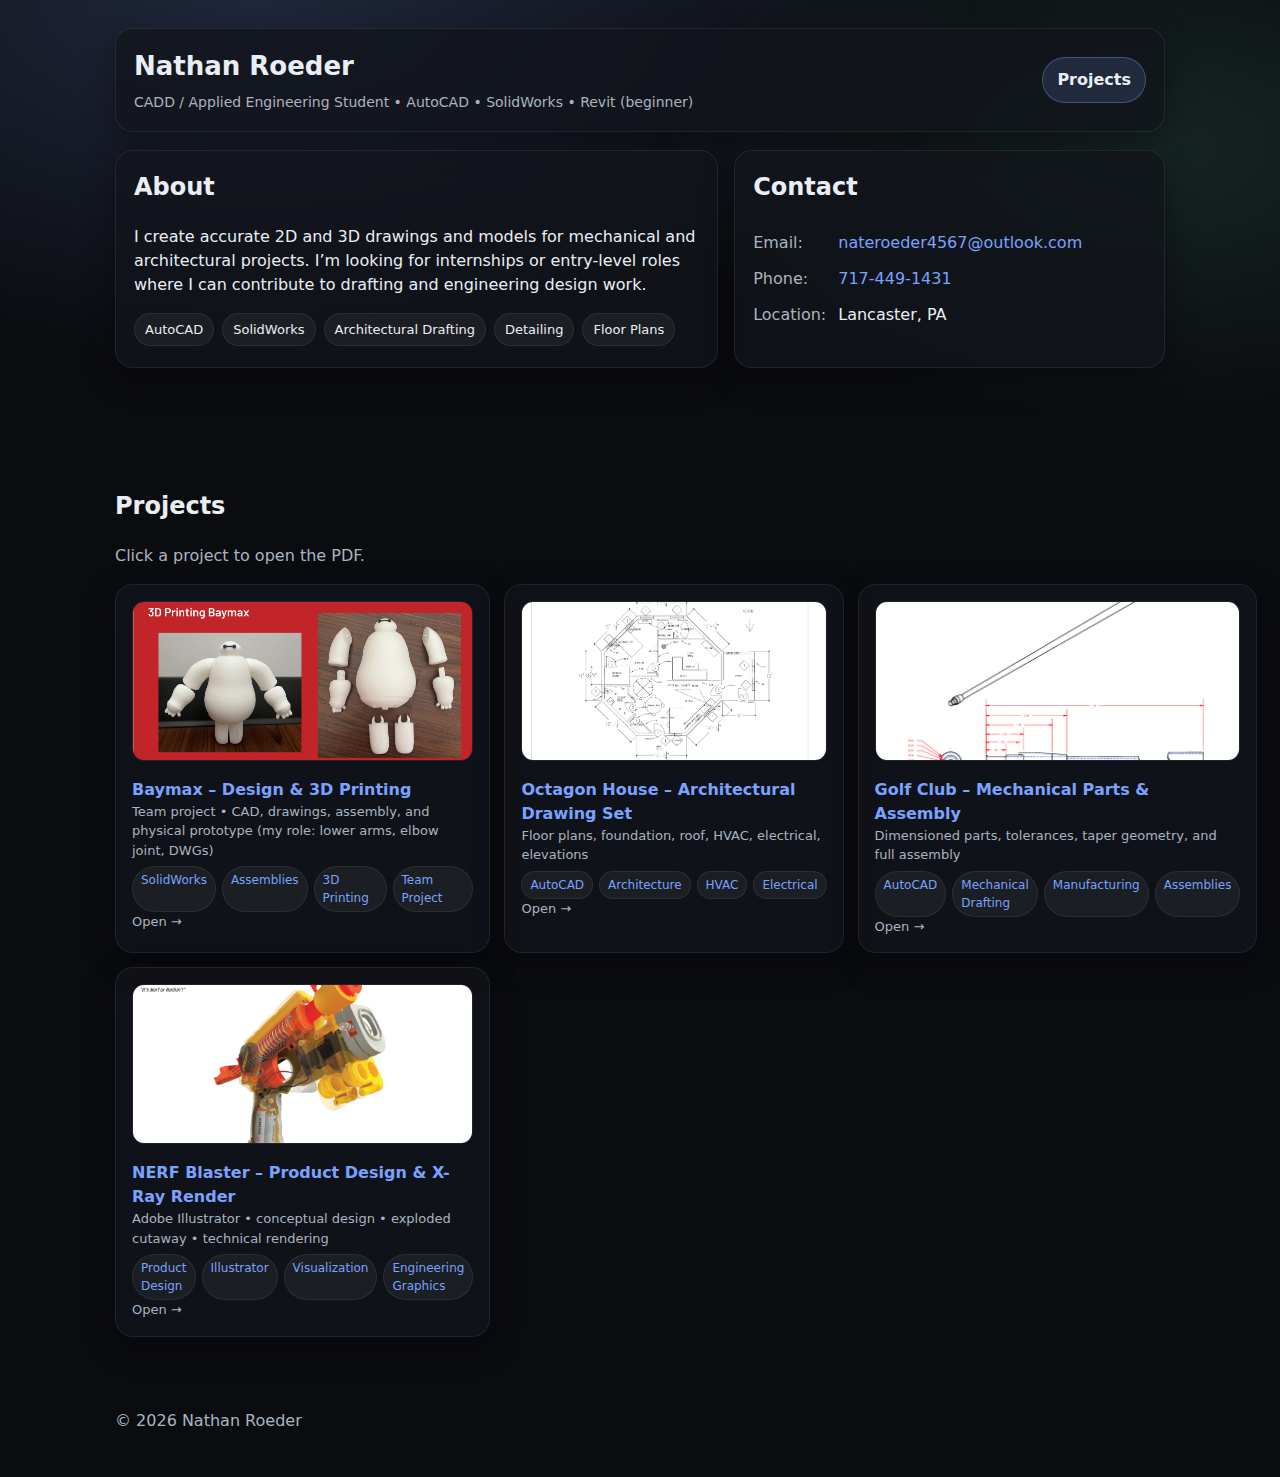
<file: index.html>
<!doctype html>
<html lang="en">
<head>
  <meta charset="utf-8" />
  <meta name="viewport" content="width=device-width,initial-scale=1" />
  <title>Nathan Roeder | CADD Portfolio</title>
  <meta name="description" content="CADD / Engineering Design portfolio: AutoCAD, SolidWorks, Revit." />
  <link rel="stylesheet" href="style.css" />
</head>
<body>
  <header class="container">
    <div class="topbar">
      <div>
        <h1>Nathan Roeder</h1>
        <p class="subtitle">CADD / Applied Engineering Student • AutoCAD • SolidWorks • Revit (beginner)</p>
      </div>
      <div class="actions">
        <a class="btn" href="#projects">Projects</a>
      </div>
    </div>

    <div class="hero">
      <div class="card">
        <h2>About</h2>
        <p>
          I create accurate 2D and 3D drawings and models for mechanical and
          architectural projects. I’m looking for internships or entry-level roles
          where I can contribute to drafting and engineering design work.
        </p>
        <div class="chips">
          <span class="chip">AutoCAD</span>
          <span class="chip">SolidWorks</span>
          <span class="chip">Architectural Drafting</span>
          <span class="chip">Detailing</span>
          <span class="chip">Floor Plans</span>
        </div>
      </div>

      <div class="card">
        <h2>Contact</h2>
        <ul class="contact">
          <li><span>Email:</span> <a href="mailto:nateroeder4567@outlook.com">nateroeder4567@outlook.com</a></li>
          <li><span>Phone:</span> <a href="tel:+17174491431">717-449-1431</a></li>
          <li><span>Location:</span> Lancaster, PA</li>
        </ul>
      </div>
    </div>
  </header>

  <!-- ✅ This is the part you were missing -->
  <main class="container" id="projects" style="margin-top: 40px;">
    <div class="section-head">
      <h2>Projects</h2>
      <p class="muted">Click a project to open the PDF.</p>
    </div>

    <div id="projectGrid" class="grid" aria-live="polite"></div>
  </main>

  <footer class="container footer">
    <p class="muted">© <span id="year"></span> Nathan Roeder</p>
  </footer>

  <script src="projects.js"></script>
</body>
</html>
</file>
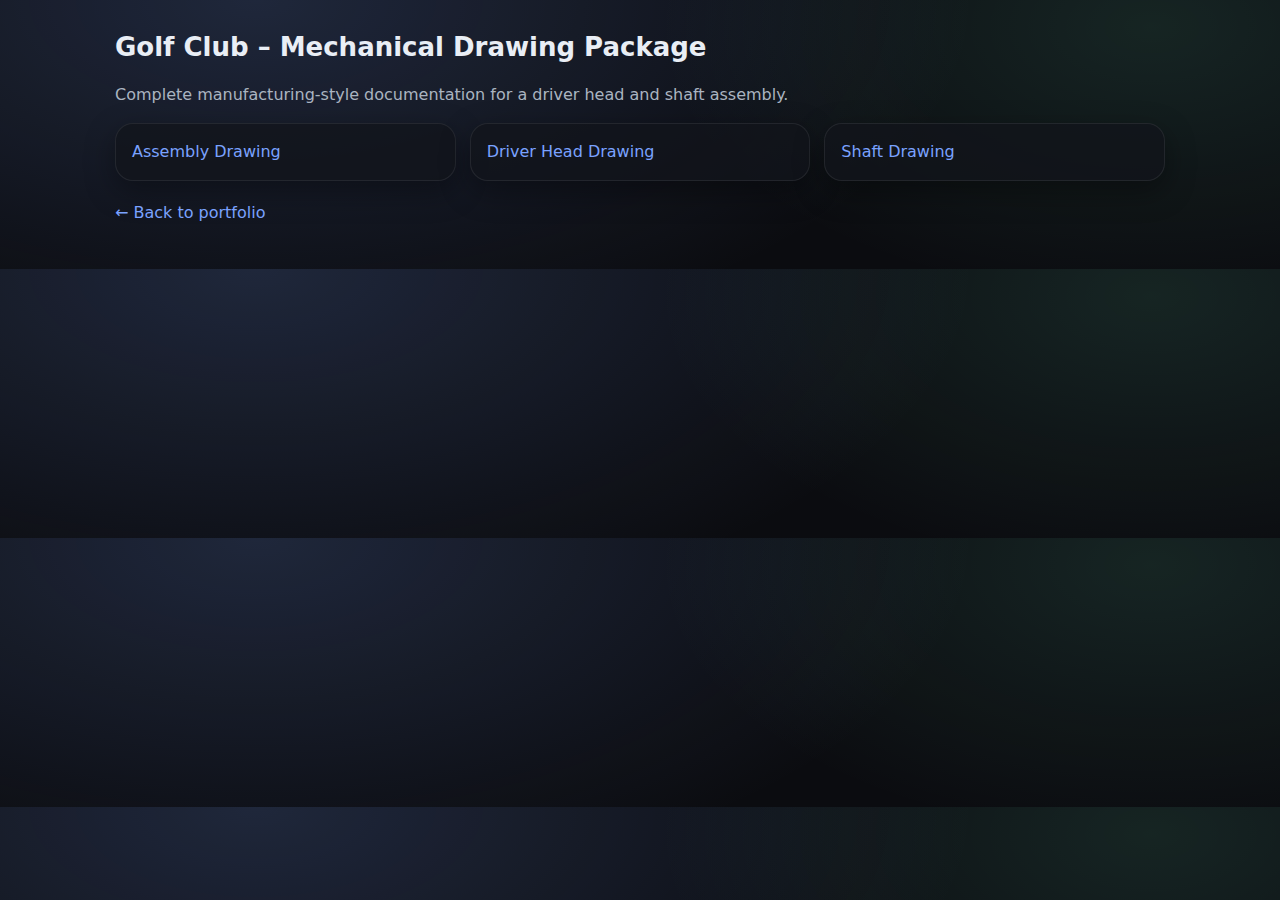
<file: golf.html>
<!doctype html>
<html>
<head>
  <meta charset="utf-8">
  <title>Golf Club – Mechanical Drawings</title>
  <link rel="stylesheet" href="style.css">
</head>
<body class="container">
  <h1>Golf Club – Mechanical Drawing Package</h1>
  <p class="muted">Complete manufacturing-style documentation for a driver head and shaft assembly.</p>

  <div class="grid">
    <a class="project" href="projects/golf-club-assembly.pdf" target="_blank">Assembly Drawing</a>
    <a class="project" href="projects/golf-driver-head.pdf" target="_blank">Driver Head Drawing</a>
    <a class="project" href="projects/golf-shaft.pdf" target="_blank">Shaft Drawing</a>
  </div>

  <p style="margin-top: 20px;"><a href="index.html">← Back to portfolio</a></p>
</body>
</html>
</file>
<file: style.css>
html { scroll-behavior: smooth; }

:root {
  --bg: #0b0c10;
  --card: #12141b;
  --text: #e9eef5;
  --muted: #aab4c0;
  --border: rgba(255,255,255,0.08);
  --accent: #7aa2ff;
  --shadow: 0 10px 30px rgba(0,0,0,0.35);
  --radius: 18px;
}

* { box-sizing: border-box; }
html, body { margin: 0; padding: 0; }
body {
  font-family: system-ui, -apple-system, Segoe UI, Roboto, Arial, sans-serif;
  background: radial-gradient(1200px 600px at 20% 0%, rgba(122,162,255,0.18), transparent 60%),
              radial-gradient(900px 500px at 90% 10%, rgba(120,255,205,0.10), transparent 55%),
              var(--bg);
  color: var(--text);
  line-height: 1.5;
}

a { color: var(--accent); text-decoration: none; }
a:hover { text-decoration: underline; }

.container { width: min(1050px, 92%); margin: 0 auto; padding: 28px 0; }

.topbar {
  display: flex;
  justify-content: space-between;
  gap: 18px;
  align-items: center;
  border: 1px solid var(--border);
  border-radius: var(--radius);
  padding: 18px;
  background: rgba(18,20,27,0.75);
  box-shadow: var(--shadow);
}

h1 { margin: 0; font-size: 26px; }
.subtitle { margin: 6px 0 0; color: var(--muted); font-size: 14px; }

.actions { display: flex; gap: 10px; }

.btn {
  padding: 10px 14px;
  border-radius: 999px;
  border: 1px solid rgba(122,162,255,0.35);
  background: rgba(122,162,255,0.15);
  color: var(--text);
  font-weight: 600;
}

.hero {
  margin-top: 18px;
  display: grid;
  grid-template-columns: 1.4fr 1fr;
  gap: 16px;
}

.card {
  background: rgba(18,20,27,0.75);
  border: 1px solid var(--border);
  border-radius: var(--radius);
  padding: 18px;
  box-shadow: var(--shadow);
}

.card h2 { margin-top: 0; }

.chips { display: flex; flex-wrap: wrap; gap: 8px; margin-top: 12px; }
.chip {
  padding: 6px 10px;
  border-radius: 999px;
  border: 1px solid var(--border);
  background: rgba(255,255,255,0.05);
  font-size: 13px;
}

.contact { list-style: none; padding: 0; }
.contact li { padding: 6px 0; }
.contact span { color: var(--muted); display: inline-block; width: 80px; }

.section-head { margin-top: 24px; }
.muted { color: var(--muted); }

.grid {
  margin-top: 14px;
  display: grid;
  grid-template-columns: repeat(3, 1fr);
  gap: 14px;
}

.project {
  padding: 16px;
  border-radius: var(--radius);
  border: 1px solid var(--border);
  background: rgba(18,20,27,0.75);
  box-shadow: var(--shadow);
}

.proj-title { font-weight: bold; }
.proj-meta { color: var(--muted); font-size: 13px; }

.proj-tags { display: flex; gap: 6px; margin-top: 6px; }
.tag {
  font-size: 12px;
  padding: 4px 8px;
  border-radius: 999px;
  background: rgba(255,255,255,0.05);
  border: 1px solid var(--border);
}
.thumb {
  width: 100%;
  height: 160px;
  object-fit: cover;
  border-radius: 12px;
  margin-bottom: 10px;
  border: 1px solid rgba(255,255,255,0.08);
}
</file>
